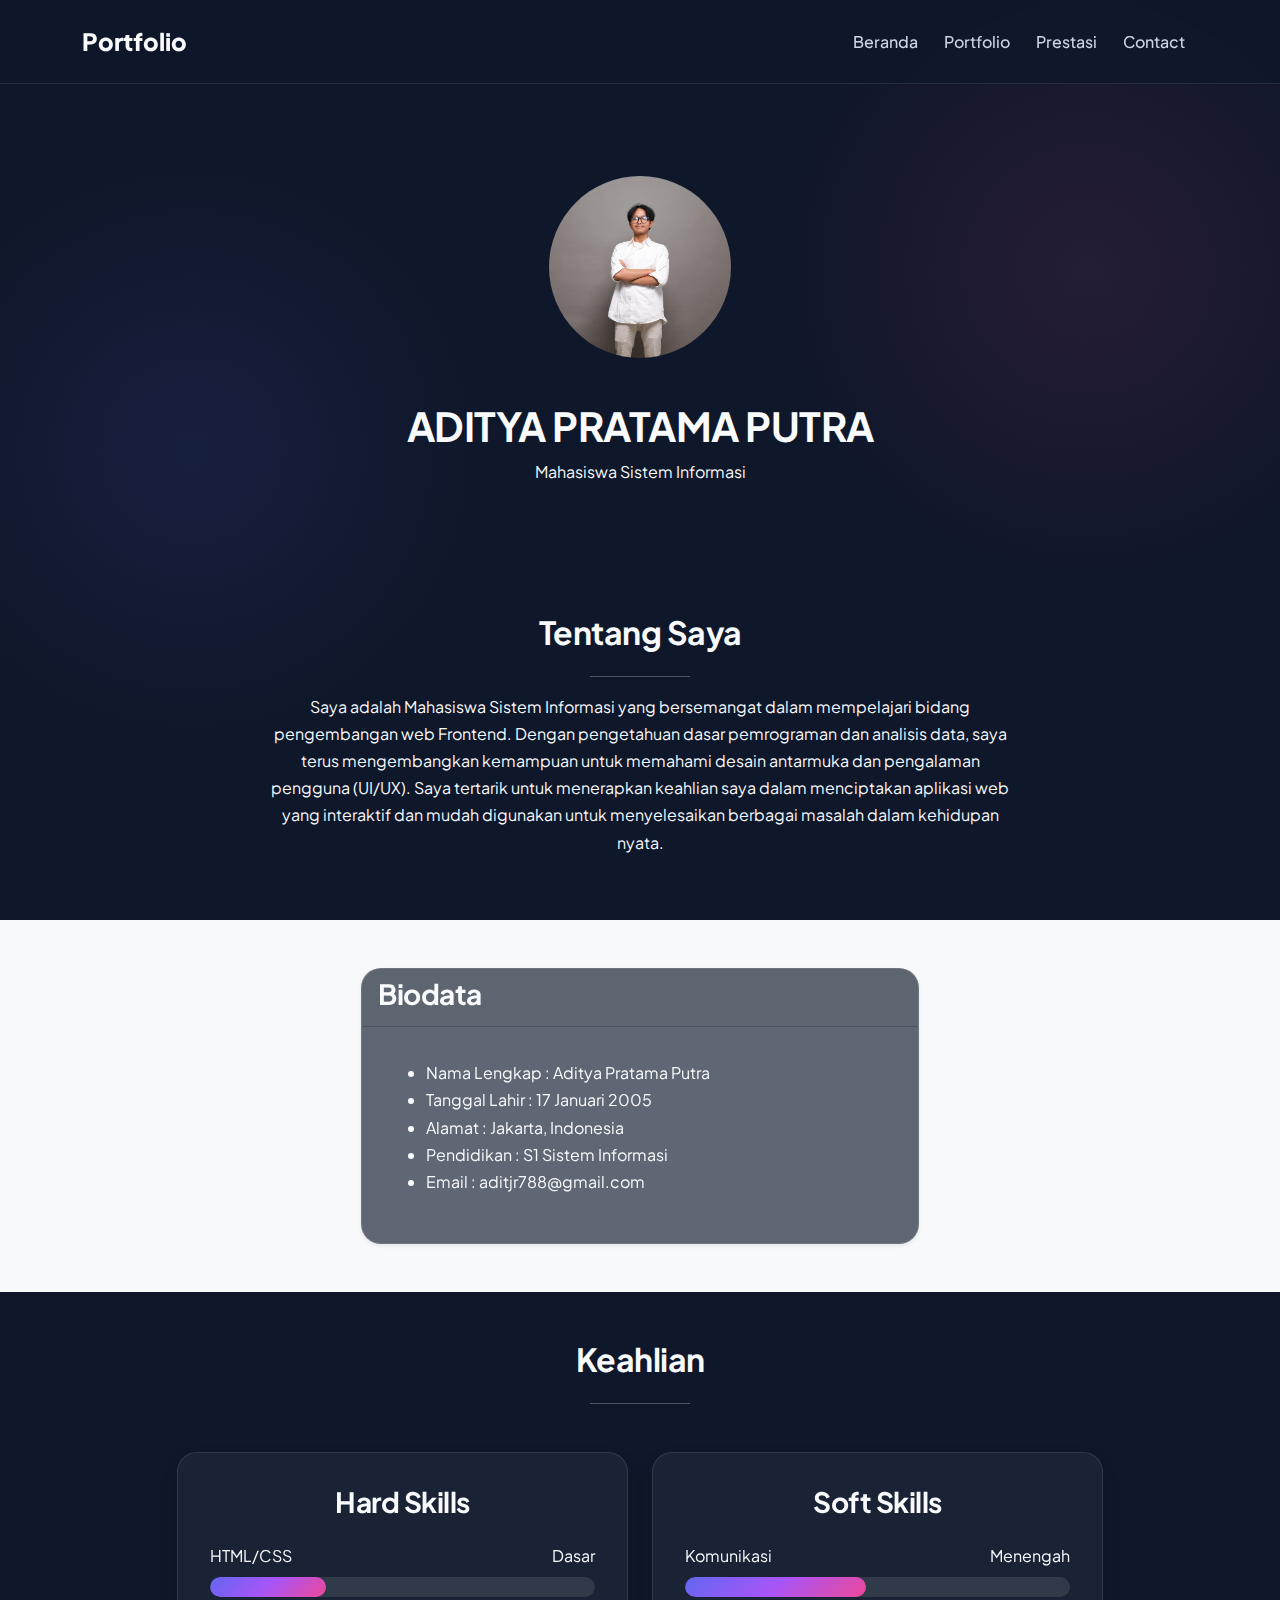
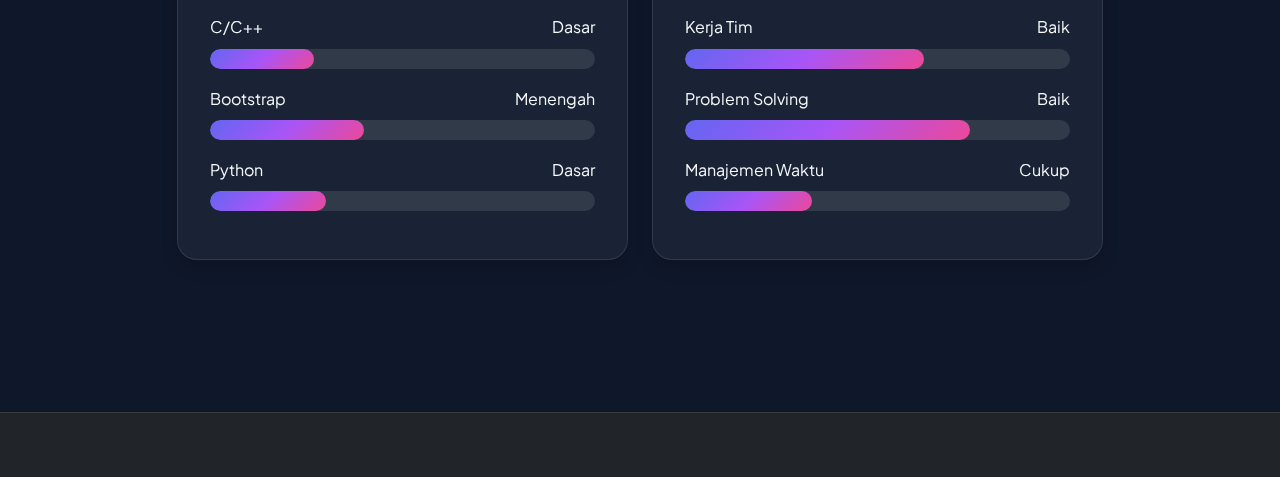
<file: index.html>
<!DOCTYPE html>
<html lang="id">
    <head>
        <meta charset="UTF-8" />
        <meta name="viewport" content="width=device-width, initial-scale=1.0" />
        <title>Portfolio - Aditya Pratama Putra</title>

        <link
            href="https://cdn.jsdelivr.net/npm/bootstrap@5.3.2/dist/css/bootstrap.min.css"
            rel="stylesheet"
        />

        <link
            rel="stylesheet"
            href="https://cdnjs.cloudflare.com/ajax/libs/font-awesome/6.0.0/css/all.min.css"
        />

        <link href="css/style.css" rel="stylesheet" />
    </head>
    <body>
        <nav class="navbar navbar-expand-lg navbar-dark bg-dark fixed-top">
            <div class="container">
                <a class="navbar-brand" href="index.html">Portfolio</a>
                <button
                    class="navbar-toggler"
                    type="button"
                    data-bs-toggle="collapse"
                    data-bs-target="#navbarNav"
                    aria-controls="navbarNav"
                    aria-expanded="false"
                    aria-label="Toggle navigation"
                >
                    <span class="navbar-toggler-icon"></span>
                </button>
                <div class="collapse navbar-collapse" id="navbarNav">
                    <ul class="navbar-nav ms-auto">
                        <li class="nav-item">
                            <a class="nav-link" href="index.html">Beranda</a>
                        </li>
                        <li class="nav-item">
                            <a class="nav-link" href="portfolio.html">Portfolio</a>
                        </li>
                        <li class="nav-item">
                            <a class="nav-link" href="prestasi.html">Prestasi</a>
                        </li>
                        <li class="nav-item">
                            <a class="nav-link" href="contact.html">Contact</a>
                        </li>
                    </ul>
                </div>
            </div>
        </nav>

        <header class="jumbotron">
            <div class="container text-center">
                <img src="img/WhatsApp Image 2025-07-11 at 22.46.51_b7ef262f.jpg" alt="Foto Profil" class="profile-img mb-4" />
                <h1 class="custom-display-4">ADITYA PRATAMA PUTRA</h1>
                <p class="custom-lead">Mahasiswa Sistem Informasi</p>
            </div>
        </header>

        <section id="tentang" class="py-5">
            <div class="container">
                <div class="col-lg-8 mx-auto text-center">
                    <h2 class="mb-4">Tentang Saya</h2>
                    <hr class="mx-auto" style="max-width: 100px" />
                    <p class="custom-lead">
                        Saya adalah Mahasiswa Sistem Informasi yang bersemangat dalam mempelajari bidang pengembangan web Frontend. Dengan pengetahuan dasar pemrograman dan analisis data, saya terus mengembangkan kemampuan untuk memahami desain antarmuka dan pengalaman pengguna (UI/UX). Saya tertarik untuk menerapkan keahlian saya dalam menciptakan aplikasi web yang interaktif dan mudah digunakan untuk menyelesaikan berbagai masalah dalam kehidupan nyata.
                    </p>
                </div>
            </div>
        </section>

        <section id="biodata" class="py-5 bg-light">
            <div class="container">
                <div class="col-lg-6 col-md-8 mx-auto">
                    <div class="card shadow-sm">
                        <div class="card-header">
                            <h3>Biodata</h3>
                        </div>
                        <div class="card-body">
                            <ul class="list-biodata">
                                <li class="isi-biodata">
                                    <span class="custom-fw-bold">Nama Lengkap</span>
                                    <span>: Aditya Pratama Putra</span>
                                </li>
                                <li class="isi-biodata">
                                    <span class="custom-fw-bold">Tanggal Lahir</span>
                                    <span>: 17 Januari 2005</span>
                                </li>
                                <li class="isi-biodata">
                                    <span class="custom-fw-bold">Alamat</span>
                                    <span>: Jakarta, Indonesia</span>
                                </li>
                                <li class="isi-biodata">
                                    <span class="custom-fw-bold">Pendidikan</span>
                                    <span>: S1 Sistem Informasi</span>
                                </li>
                                <li class="isi-biodata">
                                    <span class="custom-fw-bold">Email</span>
                                    <span>: aditjr788@gmail.com</span>
                                </li>
                            </ul>
                        </div>
                    </div>
                </div>
            </div>
        </section>

        <section id="keahlian" class="py-5">
            <div class="container">
                <h2 class="text-center mb-4">Keahlian</h2>
                <hr class="mx-auto mb-5" style="max-width: 100px" />

                <div class="row justify-content-center">
                    <div class="col-md-6 col-lg-5 mb-4 animate-on-scroll">
                        <div class="card h-100 shadow">
                            <div class="card-body">
                                <h3 class="card-title text-center mb-4">Hard Skills</h3>

                                <div class="mb-3">
                                    <div class="d-flex justify-content-between">
                                        <label class="form-label">HTML/CSS</label>
                                        <span>Dasar</span>
                                    </div>
                                    <div class="progress" style="height: 20px">
                                        <div
                                            class="progress-bar bg-primary"
                                            role="progressbar"
                                            style="width: 30%"
                                            aria-valuenow="30"
                                            aria-valuemin="0"
                                            aria-valuemax="100"
                                        ></div>
                                    </div>
                                </div>

                                <div class="mb-3">
                                    <div class="d-flex justify-content-between">
                                        <label class="form-label">C/C++</label>
                                        <span>Dasar</span>
                                    </div>
                                    <div class="progress" style="height: 20px">
                                        <div
                                            class="progress-bar bg-primary"
                                            role="progressbar"
                                            style="width: 27%"
                                            aria-valuenow="27"
                                            aria-valuemin="0"
                                            aria-valuemax="100"
                                        ></div>
                                    </div>
                                </div>

                                <div class="mb-3">
                                    <div class="d-flex justify-content-between">
                                        <label class="form-label">Bootstrap</label>
                                        <span>Menengah</span>
                                    </div>
                                    <div class="progress" style="height: 20px">
                                        <div
                                            class="progress-bar bg-primary"
                                            role="progressbar"
                                            style="width: 40%"
                                            aria-valuenow="40"
                                            aria-valuemin="0"
                                            aria-valuemax="100"
                                        ></div>
                                    </div>
                                </div>

                                <div class="mb-3">
                                    <div class="d-flex justify-content-between">
                                        <label class="form-label">Python</label>
                                        <span>Dasar</span>
                                    </div>
                                    <div class="progress" style="height: 20px">
                                        <div
                                            class="progress-bar bg-primary"
                                            role="progressbar"
                                            style="width: 30%"
                                            aria-valuenow="30"
                                            aria-valuemin="0"
                                            aria-valuemax="100"
                                        ></div>
                                    </div>
                                </div>
                            </div>
                        </div>
                    </div>

                    <div class="col-md-6 col-lg-5 mb-4 animate-on-scroll">
                        <div class="card h-100 shadow">
                            <div class="card-body">
                                <h3 class="card-title text-center mb-4">Soft Skills</h3>

                                <div class="mb-3">
                                    <div class="d-flex justify-content-between">
                                        <label class="form-label">Komunikasi</label>
                                        <span>Menengah</span>
                                    </div>
                                    <div class="progress" style="height: 20px">
                                        <div
                                            class="progress-bar bg-info text-dark"
                                            role="progressbar"
                                            style="width: 47%"
                                            aria-valuenow="47"
                                            aria-valuemin="0"
                                            aria-valuemax="100"
                                        ></div>
                                    </div>
                                </div>

                                <div class="mb-3">
                                    <div class="d-flex justify-content-between">
                                        <label class="form-label">Kerja Tim</label>
                                        <span>Baik</span>
                                    </div>
                                    <div class="progress" style="height: 20px">
                                        <div
                                            class="progress-bar bg-info text-dark"
                                            role="progressbar"
                                            style="width: 62%"
                                            aria-valuenow="62"
                                            aria-valuemin="0"
                                            aria-valuemax="100"
                                        ></div>
                                    </div>
                                </div>

                                <div class="mb-3">
                                    <div class="d-flex justify-content-between">
                                        <label class="form-label">Problem Solving</label>
                                        <span>Baik</span>
                                    </div>
                                    <div class="progress" style="height: 20px">
                                        <div
                                            class="progress-bar bg-info text-dark"
                                            role="progressbar"
                                            style="width: 74%"
                                            aria-valuenow="74"
                                            aria-valuemin="0"
                                            aria-valuemax="100"
                                        ></div>
                                    </div>
                                </div>

                                <div class="mb-3">
                                    <div class="d-flex justify-content-between">
                                        <label class="form-label">Manajemen Waktu</label>
                                        <span>Cukup</span>
                                    </div>
                                    <div class="progress" style="height: 20px">
                                        <div
                                            class="progress-bar bg-info text-dark"
                                            role="progressbar"
                                            style="width: 33%"
                                            aria-valuenow="33"
                                            aria-valuemin="0"
                                            aria-valuemax="100"
                                        ></div>
                                    </div>
                                </div>
                            </div>
                        </div>
                    </div>
                </div>
            </div>
        </section>

        <footer class="footer bg-dark text-light py-4">
            <div class="container text-center">
                <div class="social-icons mb-3">
                    <a href="https://github.com/Aditjr788" target="_blank" class="
</file>
<file: css/style.css>
/* Import Google Fonts - Plus Jakarta Sans */
@import url("https://fonts.googleapis.com/css2?family=Plus+Jakarta+Sans:wght@300;400;500;600;700;800&display=swap");

:root {
  /* Palet Warna: Dark Futuristic Neon */
  --bg-body: #0f172a; /* Dark Slate */
  --bg-card: rgba(30, 41, 59, 0.7); /* Efek Kaca Gelap */
  --bg-nav: rgba(15, 23, 42, 0.95);

  --primary-gradient: linear-gradient(
    135deg,
    #6366f1 0%,
    #a855f7 50%,
    #ec4899 100%
  );
  --accent-color: #8b5cf6;

  --text-main: #f8fafc; /* Putih Terang */
  --text-muted: #cbd5e1; /* Abu-abu terang */

  --border-color: rgba(255, 255, 255, 0.1);
}

body {
  font-family: "Plus Jakarta Sans", sans-serif;
  line-height: 1.7;
  color: var(--text-main);
  padding-top: 76px;
  background-color: var(--bg-body);
  /* Pattern Background */
  background-image:
    radial-gradient(
      circle at 15% 50%,
      rgba(99, 102, 241, 0.1) 0%,
      transparent 25%
    ),
    radial-gradient(
      circle at 85% 30%,
      rgba(236, 72, 153, 0.1) 0%,
      transparent 25%
    );
  background-attachment: fixed;
}

h1,
h2,
h3,
h4,
h5,
h6 {
  color: var(--text-main);
  font-weight: 700;
  letter-spacing: -0.5px;
}

a {
  text-decoration: none;
}

/* Utility Classes */
.text-gradient {
  background: var(--primary-gradient);
  -webkit-background-clip: text;
  -webkit-text-fill-color: transparent;
  background-clip: text;
  font-weight: 800;
}

.text-accent {
  color: var(--accent-color) !important;
}
.text-muted-custom {
  color: var(--text-muted) !important;
}

/* --- Navbar --- */
.navbar {
  background-color: var(--bg-nav) !important;
  backdrop-filter: blur(12px);
  -webkit-backdrop-filter: blur(12px);
  border-bottom: 1px solid var(--border-color);
  padding: 1rem 0;
}

.navbar-brand {
  font-weight: 800;
  font-size: 1.5rem;
  color: var(--text-main) !important;
}

.nav-link {
  font-weight: 500;
  color: var(--text-muted) !important;
  margin: 0 5px;
  transition: all 0.3s;
  position: relative;
}

.nav-link:hover,
.nav-link.active {
  color: var(--text-main) !important;
  text-shadow: 0 0 10px rgba(255, 255, 255, 0.3);
}

/* --- Jumbotron / Hero --- */
.jumbotron {
  padding: 6rem 1rem 4rem;
  text-align: center;
}

/* Profile Image Neon Ring */
.profile-img-container {
  position: relative;
  width: 210px;
  height: 210px;
  margin: 0 auto 1.5rem;
  display: flex;
  align-items: center;
  justify-content: center;
}

.profile-img {
  width: 190px;
  height: 190px;
  border-radius: 50%;
  object-fit: cover;
  /* PERBAIKAN DI SINI: Mengatur posisi gambar agar fokus ke bagian atas */
  object-position: center 15%;
  position: relative;
  z-index: 2;
  border: 4px solid var(--bg-body);
}

.profile-img-container::before {
  content: "";
  position: absolute;
  inset: 0;
  border-radius: 50%;
  padding: 3px;
  background: var(--primary-gradient);
  -webkit-mask:
    linear-gradient(#fff 0 0) content-box,
    linear-gradient(#fff 0 0);
  -webkit-mask-composite: xor;
  mask-composite: exclude;
  animation: spin 4s linear infinite;
}

@keyframes spin {
  100% {
    transform: rotate(360deg);
  }
}

.custom-display-4 {
  font-size: 2.5rem;
  margin-top: 1rem;
}

/* --- Cards --- */
.card {
  background: var(--bg-card);
  backdrop-filter: blur(10px);
  -webkit-backdrop-filter: blur(10px);
  border: 1px solid var(--border-color);
  border-radius: 20px;
  overflow: hidden;
  transition: all 0.4s;
  color: var(--text-main);
}

.card:hover {
  transform: translateY(-10px);
  border-color: rgba(139, 92, 246, 0.5);
  box-shadow: 0 10px 30px -10px rgba(139, 92, 246, 0.3);
}

.card-body {
  padding: 2rem;
}

.section-title-hr {
  border: none;
  height: 4px;
  background: var(--primary-gradient);
  width: 80px;
  margin: 1.5rem auto;
  border-radius: 10px;
}

/* Icons */
.icon-box-accent {
  width: 60px;
  height: 60px;
  background: rgba(255, 255, 255, 0.05);
  border: 1px solid var(--border-color);
  border-radius: 15px;
  display: flex;
  align-items: center;
  justify-content: center;
  font-size: 1.5rem;
  margin-bottom: 1.5rem;
  color: var(--text-main);
  transition: all 0.3s;
}

.card:hover .icon-box-accent {
  background: var(--primary-gradient);
  border-color: transparent;
  transform: scale(1.1);
}

/* --- Buttons --- */
.btn-primary {
  background: var(--primary-gradient);
  border: none;
  color: white;
  padding: 10px 30px;
  border-radius: 50px;
  font-weight: 600;
  transition: 0.3s;
}

.btn-primary:hover {
  opacity: 0.9;
  transform: translateY(-2px);
  box-shadow: 0 5px 15px rgba(236, 72, 153, 0.4);
}

.btn-outline-dark {
  background: transparent;
  border: 2px solid var(--border-color);
  color: var(--text-main);
  border-radius: 50px;
  padding: 8px 25px;
  transition: all 0.3s;
}

.btn-outline-dark:hover {
  border-color: var(--accent-color);
  background: rgba(139, 92, 246, 0.1);
  color: white;
}

/* --- Progress Bar --- */
.progress {
  background-color: rgba(255, 255, 255, 0.1);
  border-radius: 10px;
  height: 8px;
}

.progress-bar {
  background: var(--primary-gradient);
  border-radius: 10px;
}

/* --- Footer --- */
.footer {
  background-color: #020617;
  border-top: 1px solid var(--border-color);
  padding: 3rem 0;
  margin-top: 5rem;
}

.social-icons a {
  width: 40px;
  height: 40px;
  background: rgba(255, 255, 255, 0.05);
  border: 1px solid var(--border-color);
  border-radius: 10px;
  display: inline-flex;
  align-items: center;
  justify-content: center;
  margin: 0 5px;
  color: var(--text-muted);
  transition: all 0.3s;
}

.social-icons a:hover {
  background: var(--primary-gradient);
  color: white;
  transform: translateY(-3px);
  border-color: transparent;
}

/* --- Contact Item --- */
.contact-item-wrapper {
  background: rgba(255, 255, 255, 0.03);
  border: 1px solid var(--border-color);
  padding: 1.5rem;
  border-radius: 15px;
  display: flex;
  align-items: center;
  transition: all 0.3s;
}

.contact-item-wrapper:hover {
  border-color: var(--accent-color);
  background: rgba(255, 255, 255, 0.05);
}

/* Animation */
.animate-on-scroll {
  animation: fadeUp 0.8s ease-out forwards;
}

@keyframes fadeUp {
  from {
    opacity: 0;
    transform: translateY(20px);
  }
  to {
    opacity: 1;
    transform: translateY(0);
  }
}

/* Badge Fix */
.badge {
  color: #fff !important;
}
</file>
